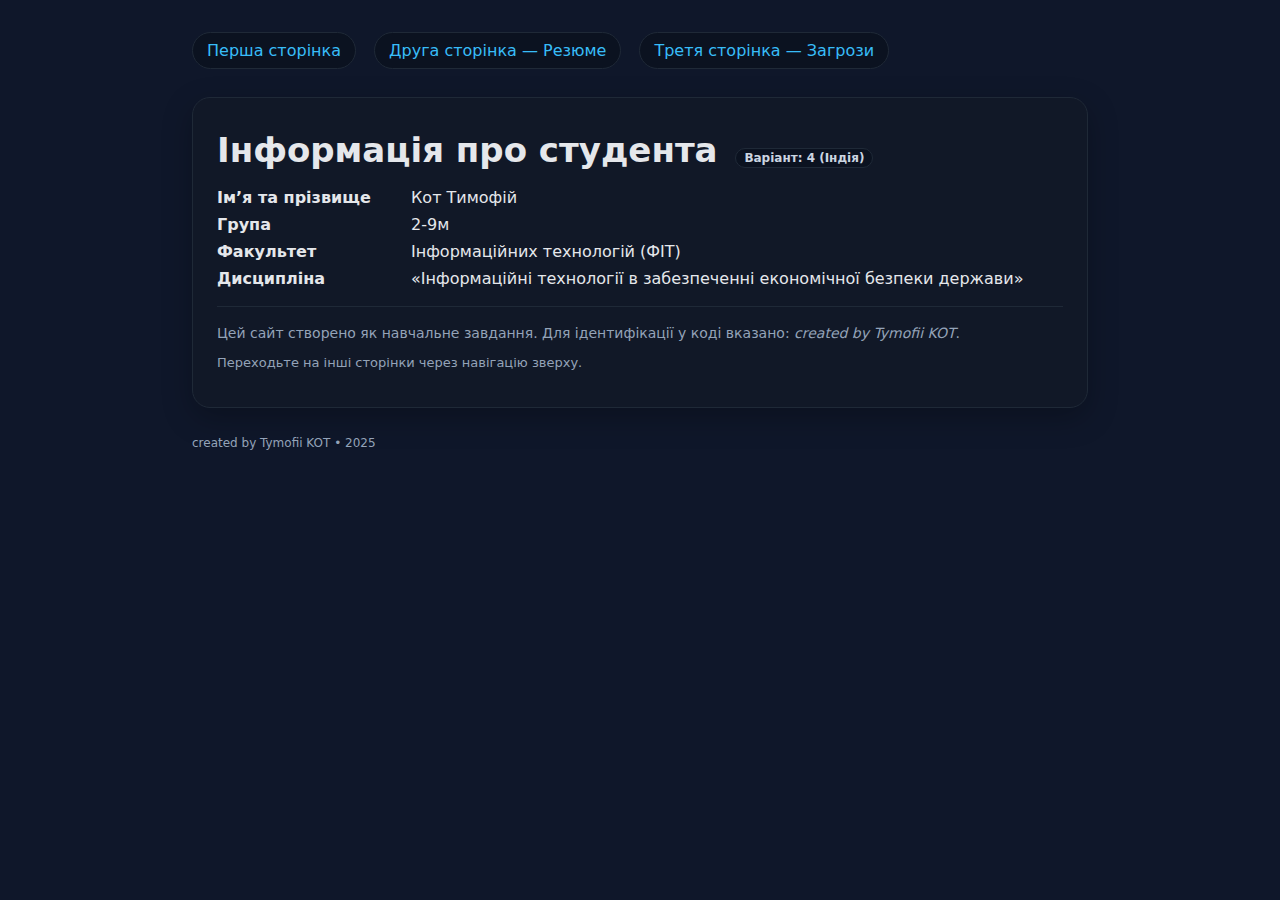
<file: index.html>
<!doctype html>
<html lang="uk">
<head>
  <meta charset="utf-8" />
  <meta name="viewport" content="width=device-width, initial-scale=1" />
  <title>Профіль — Тимофій Кот</title>
  <link rel="stylesheet" href="styles.css" />
</head>
<body>
  <div class="container">
    <nav class="nav">
      <a href="index.html">Перша сторінка</a>
      <a href="resume.html">Друга сторінка — Резюме</a>
      <a href="report.html">Третя сторінка — Загрози</a>
    </nav>

    <div class="card">
      <h1>Інформація про студента <span class="badge">Варіант: 4 (Індія)</span></h1>
      <div class="kv">
        <div><strong>Ім’я та прізвище</strong></div><div>Кот Тимофій</div>
        <div><strong>Група</strong></div><div>2-9м</div>
        <div><strong>Факультет</strong></div><div>Інформаційних технологій (ФІТ)</div>
        <div><strong>Дисципліна</strong></div><div>«Інформаційні технології в забезпеченні економічної безпеки держави»</div>
      </div>
      <hr/>
      <p class="meta">Цей сайт створено як навчальне завдання. Для ідентифікації у коді вказано: <em>created by Tymofii KOT</em>.</p>
      <p class="small">Переходьте на інші сторінки через навігацію зверху.</p>
    </div>

    <p class="footer">created by Tymofii KOT • 2025</p>
  </div>
</body>
</html>
</file>
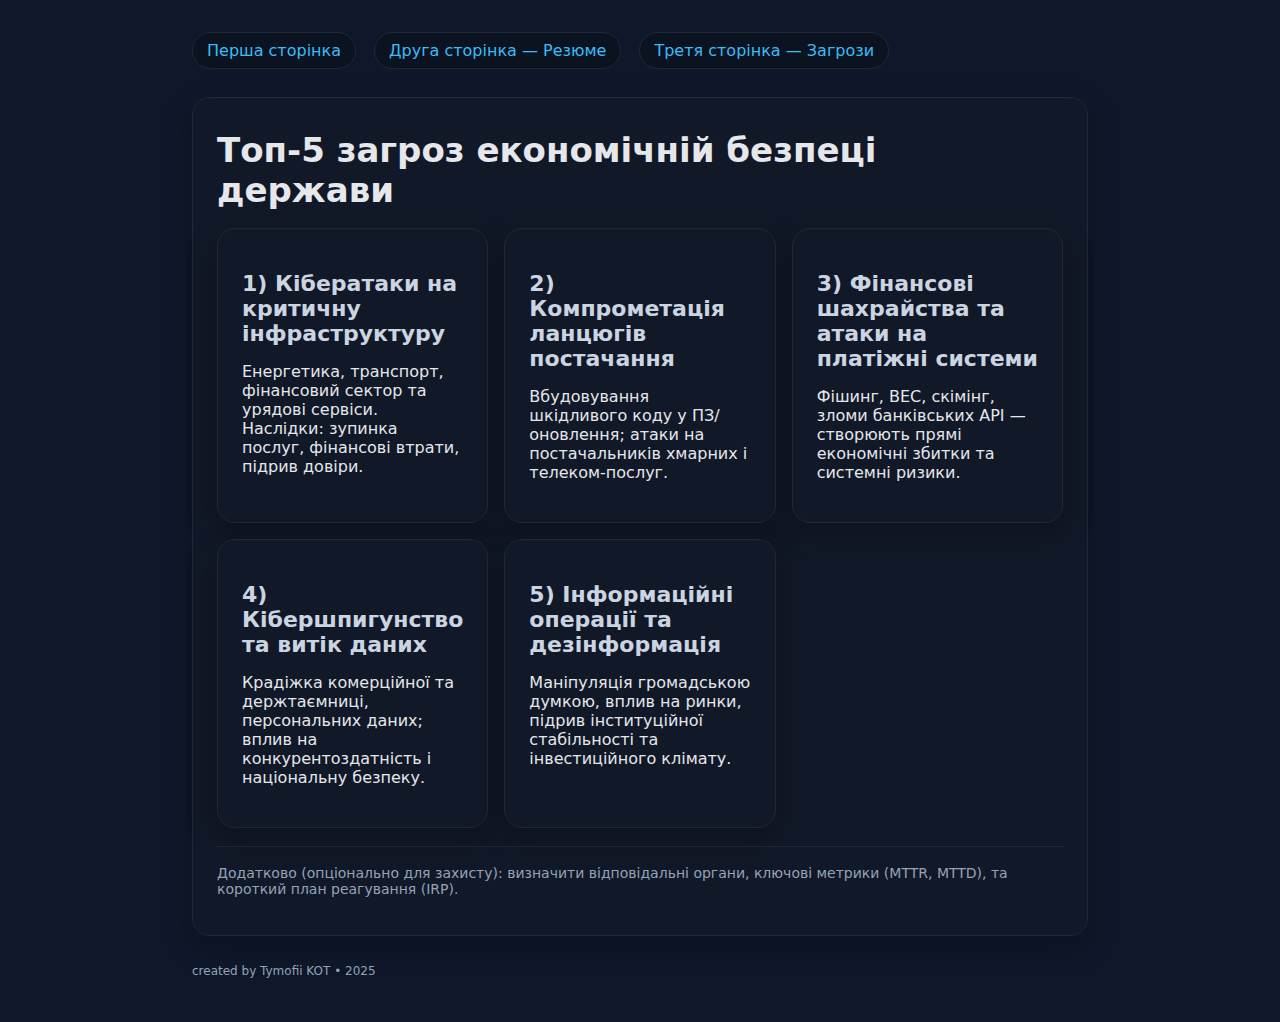
<file: report.html>
<!doctype html>
<html lang="uk">
<head>
  <meta charset="utf-8" />
  <meta name="viewport" content="width=device-width, initial-scale=1" />
  <title>Аналітичний звіт — Загрози економічній безпеці</title>
  <link rel="stylesheet" href="styles.css" />
</head>
<body>
  <div class="container">
    <nav class="nav">
      <a href="index.html">Перша сторінка</a>
      <a href="resume.html">Друга сторінка — Резюме</a>
      <a href="report.html">Третя сторінка — Загрози</a>
    </nav>

    <div class="card">
      <h1>Топ‑5 загроз економічній безпеці держави<br/></h1>
      <div class="grid">
        <div class="card">
          <h2>1) Кібератаки на критичну інфраструктуру</h2>
          <p>Енергетика, транспорт, фінансовий сектор та урядові сервіси. Наслідки: зупинка послуг, фінансові втрати, підрив довіри.</p>
        </div>
        <div class="card">
          <h2>2) Компрометація ланцюгів постачання</h2>
          <p>Вбудовування шкідливого коду у ПЗ/оновлення; атаки на постачальників хмарних і телеком‑послуг.</p>
        </div>
        <div class="card">
          <h2>3) Фінансові шахрайства та атаки на платіжні системи</h2>
          <p>Фішинг, BEC, скімінг, зломи банківських API — створюють прямі економічні збитки та системні ризики.</p>
        </div>
        <div class="card">
          <h2>4) Кібершпигунство та витік даних</h2>
          <p>Крадіжка комерційної та держтаємниці, персональних даних; вплив на конкурентоздатність і національну безпеку.</p>
        </div>
        <div class="card">
          <h2>5) Інформаційні операції та дезінформація</h2>
          <p>Маніпуляція громадською думкою, вплив на ринки, підрив інституційної стабільності та інвестиційного клімату.</p>
        </div>
      </div>
      <hr/>
      <p class="meta">Додатково (опціонально для захисту): визначити відповідальні органи, ключові метрики (MTTR, MTTD), та короткий план реагування (IRP).</p>
    </div>

    <p class="footer">created by Tymofii KOT • 2025</p>
  </div>
</body>
</html>
</file>
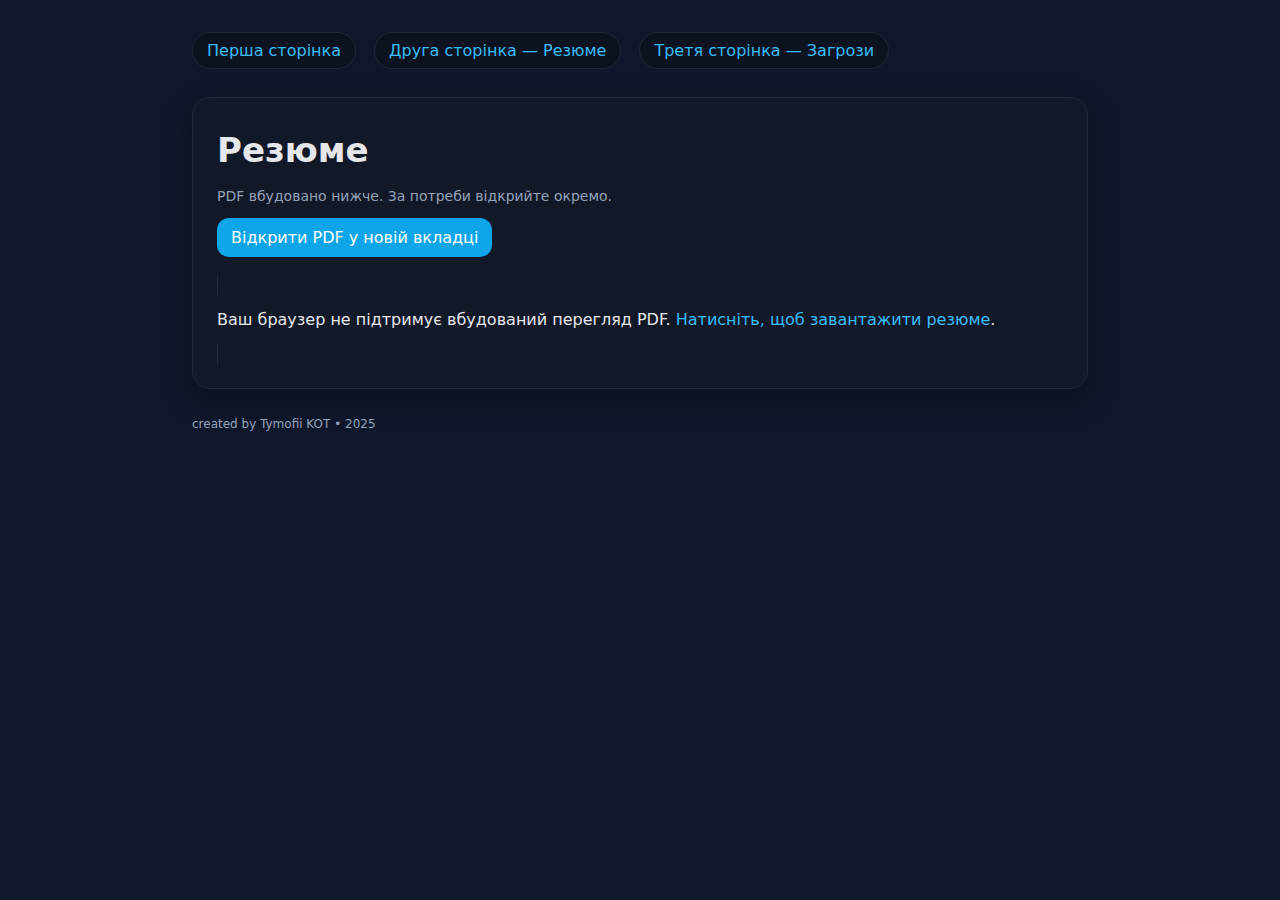
<file: resume.html>
<!doctype html>
<html lang="uk">
<head>
  <meta charset="utf-8" />
  <meta name="viewport" content="width=device-width, initial-scale=1" />
  <title>Резюме — Тимофій Кот</title>
  <link rel="stylesheet" href="styles.css" />
</head>
<body>
  <div class="container">
    <nav class="nav">
      <a href="index.html">Перша сторінка</a>
      <a href="resume.html">Друга сторінка — Резюме</a>
      <a href="report.html">Третя сторінка — Загрози</a>
    </nav>

    <div class="card">
      <h1>Резюме</h1>
      <p class="meta">PDF вбудовано нижче. За потреби відкрийте окремо.</p>
      <div style="margin:12px 0 18px">
        <a class="button" href="resume.pdf" target="_blank" rel="noopener">Відкрити PDF у новій вкладці</a>
      </div>
      <object class="object" data="resume.pdf" type="application/pdf">
        <p>Ваш браузер не підтримує вбудований перегляд PDF. <a href="resume.pdf" target="_blank" rel="noopener">Натисніть, щоб завантажити резюме</a>.</p>
      </object>
    </div>

    <p class="footer">created by Tymofii KOT • 2025</p>
  </div>
</body>
</html>
</file>
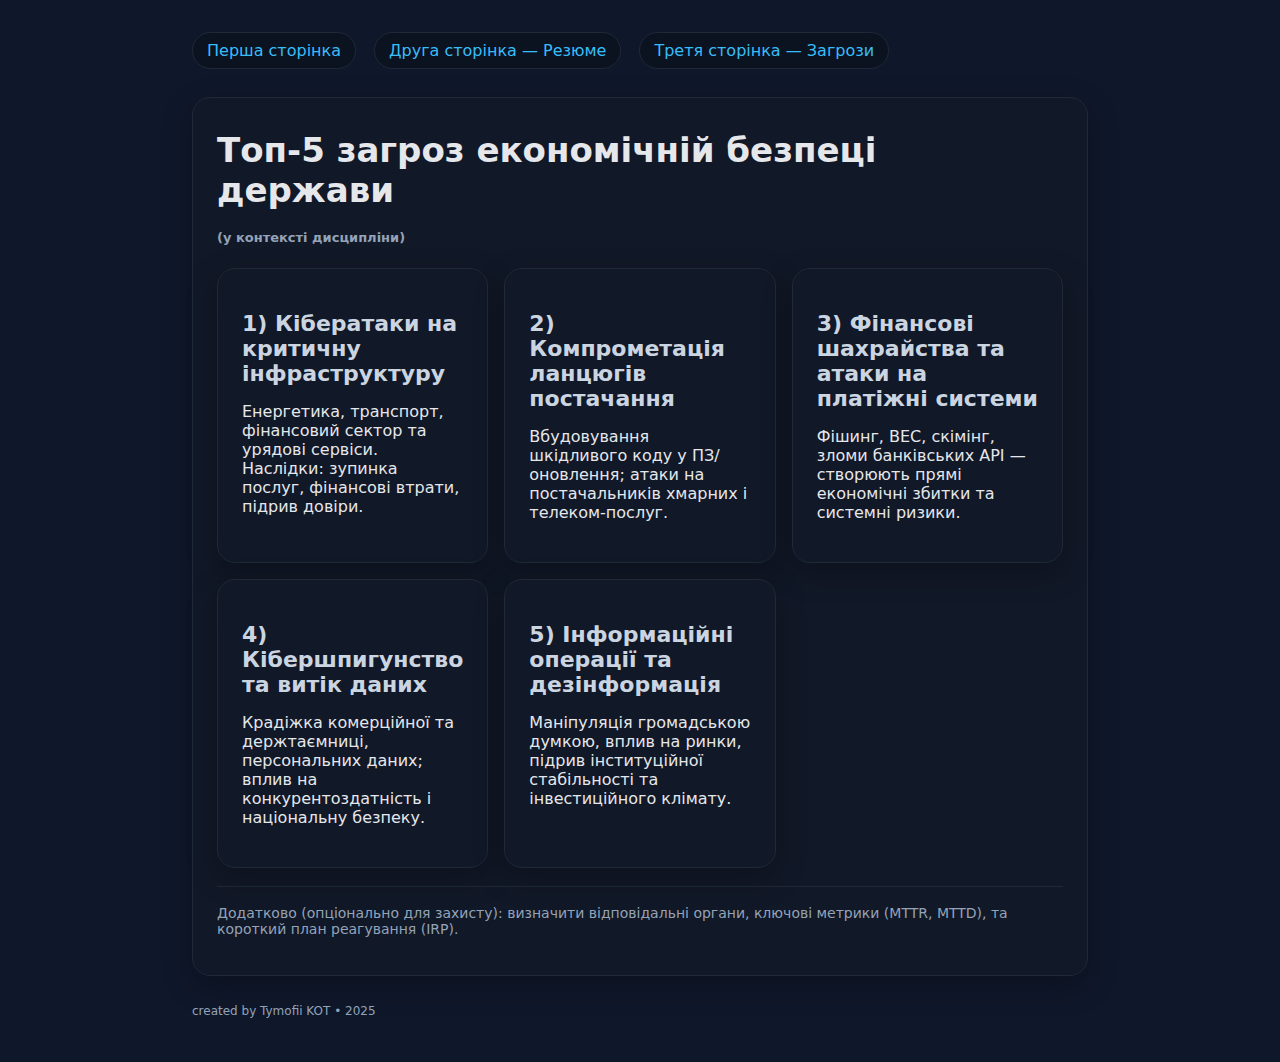
<file: tymofii_kot/report.html>
<!doctype html>
<html lang="uk">
<head>
  <meta charset="utf-8" />
  <meta name="viewport" content="width=device-width, initial-scale=1" />
  <title>Аналітичний звіт — Загрози економічній безпеці</title>
  <link rel="stylesheet" href="styles.css" />
</head>
<body>
  <div class="container">
    <nav class="nav">
      <a href="index.html">Перша сторінка</a>
      <a href="resume.html">Друга сторінка — Резюме</a>
      <a href="report.html">Третя сторінка — Загрози</a>
    </nav>

    <div class="card">
      <h1>Топ‑5 загроз економічній безпеці держави<br/><span class="small">(у контексті дисципліни)</span></h1>
      <div class="grid">
        <div class="card">
          <h2>1) Кібератаки на критичну інфраструктуру</h2>
          <p>Енергетика, транспорт, фінансовий сектор та урядові сервіси. Наслідки: зупинка послуг, фінансові втрати, підрив довіри.</p>
        </div>
        <div class="card">
          <h2>2) Компрометація ланцюгів постачання</h2>
          <p>Вбудовування шкідливого коду у ПЗ/оновлення; атаки на постачальників хмарних і телеком‑послуг.</p>
        </div>
        <div class="card">
          <h2>3) Фінансові шахрайства та атаки на платіжні системи</h2>
          <p>Фішинг, BEC, скімінг, зломи банківських API — створюють прямі економічні збитки та системні ризики.</p>
        </div>
        <div class="card">
          <h2>4) Кібершпигунство та витік даних</h2>
          <p>Крадіжка комерційної та держтаємниці, персональних даних; вплив на конкурентоздатність і національну безпеку.</p>
        </div>
        <div class="card">
          <h2>5) Інформаційні операції та дезінформація</h2>
          <p>Маніпуляція громадською думкою, вплив на ринки, підрив інституційної стабільності та інвестиційного клімату.</p>
        </div>
      </div>
      <hr/>
      <p class="meta">Додатково (опціонально для захисту): визначити відповідальні органи, ключові метрики (MTTR, MTTD), та короткий план реагування (IRP).</p>
    </div>

    <p class="footer">created by Tymofii KOT • 2025</p>
  </div>
</body>
</html>
</file>
<file: styles.css>
:root{
  --bg:#0f172a;
  --card:#111827;
  --ink:#e5e7eb;
  --muted:#94a3b8;
  --accent:#38bdf8;
}
*{box-sizing:border-box}
html,body{margin:0;padding:0;font-family:Inter,system-ui,-apple-system,Segoe UI,Roboto,Arial,sans-serif;background:var(--bg);color:var(--ink);}
a{color:var(--accent);text-decoration:none}
a:hover{text-decoration:underline}
.container{max-width:960px;margin:0 auto;padding:32px}
.nav{display:flex;gap:18px;flex-wrap:wrap;margin-bottom:28px}
.nav a{padding:8px 14px;border:1px solid #1f2937;border-radius:999px;background:#0b1220}
.card{background:var(--card);border:1px solid #1f2937;border-radius:18px;padding:24px;box-shadow:0 10px 30px rgba(0,0,0,.25)}
h1{font-size:34px;margin:8px 0 18px}
h2{font-size:22px;margin:18px 0 8px;color:#cbd5e1}
ul{margin:12px 0 0 18px}
.footer{margin-top:28px;color:var(--muted);font-size:12px}
.badge{display:inline-block;margin-left:6px;padding:2px 8px;border-radius:999px;background:#0b1220;border:1px solid #1f2937;color:#cbd5e1;font-size:12px}
.grid{display:grid;grid-template-columns:repeat(auto-fit,minmax(260px,1fr));gap:16px}
.meta{color:var(--muted);font-size:14px}
.kv{display:grid;grid-template-columns:180px 1fr;gap:8px 14px}
hr{border:0;border-top:1px solid #1f2937;margin:18px 0}
.button{display:inline-block;padding:10px 14px;border-radius:12px;background:#0ea5e9;color:white;border:0}
.object{width:100%;height:75vh;border:1px solid #1f2937;border-radius:16px;background:#0b1220}
.small{font-size:13px;color:#94a3b8}
</file>
<file: tymofii_kot/styles.css>
:root{
  --bg:#0f172a;
  --card:#111827;
  --ink:#e5e7eb;
  --muted:#94a3b8;
  --accent:#38bdf8;
}
*{box-sizing:border-box}
html,body{margin:0;padding:0;font-family:Inter,system-ui,-apple-system,Segoe UI,Roboto,Arial,sans-serif;background:var(--bg);color:var(--ink);}
a{color:var(--accent);text-decoration:none}
a:hover{text-decoration:underline}
.container{max-width:960px;margin:0 auto;padding:32px}
.nav{display:flex;gap:18px;flex-wrap:wrap;margin-bottom:28px}
.nav a{padding:8px 14px;border:1px solid #1f2937;border-radius:999px;background:#0b1220}
.card{background:var(--card);border:1px solid #1f2937;border-radius:18px;padding:24px;box-shadow:0 10px 30px rgba(0,0,0,.25)}
h1{font-size:34px;margin:8px 0 18px}
h2{font-size:22px;margin:18px 0 8px;color:#cbd5e1}
ul{margin:12px 0 0 18px}
.footer{margin-top:28px;color:var(--muted);font-size:12px}
.badge{display:inline-block;margin-left:6px;padding:2px 8px;border-radius:999px;background:#0b1220;border:1px solid #1f2937;color:#cbd5e1;font-size:12px}
.grid{display:grid;grid-template-columns:repeat(auto-fit,minmax(260px,1fr));gap:16px}
.meta{color:var(--muted);font-size:14px}
.kv{display:grid;grid-template-columns:180px 1fr;gap:8px 14px}
hr{border:0;border-top:1px solid #1f2937;margin:18px 0}
.button{display:inline-block;padding:10px 14px;border-radius:12px;background:#0ea5e9;color:white;border:0}
.object{width:100%;height:75vh;border:1px solid #1f2937;border-radius:16px;background:#0b1220}
.small{font-size:13px;color:#94a3b8}
</file>
